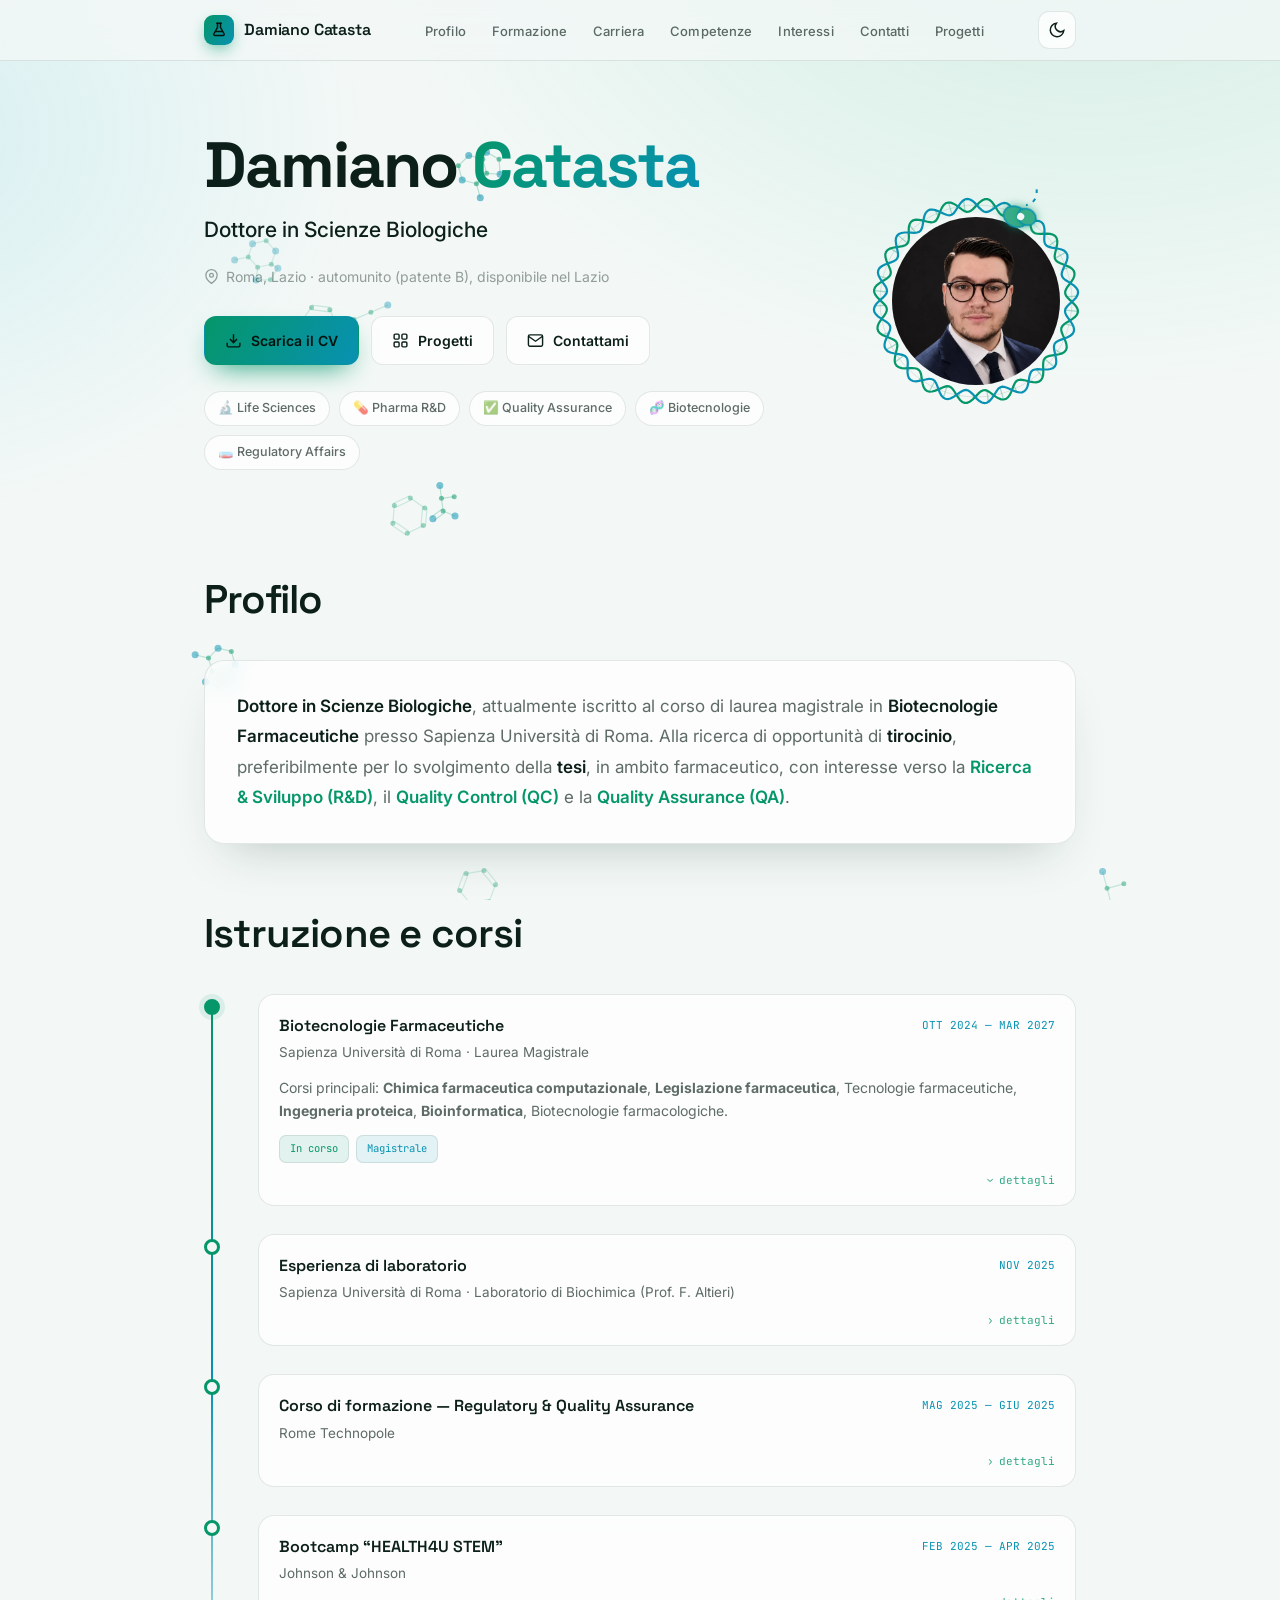
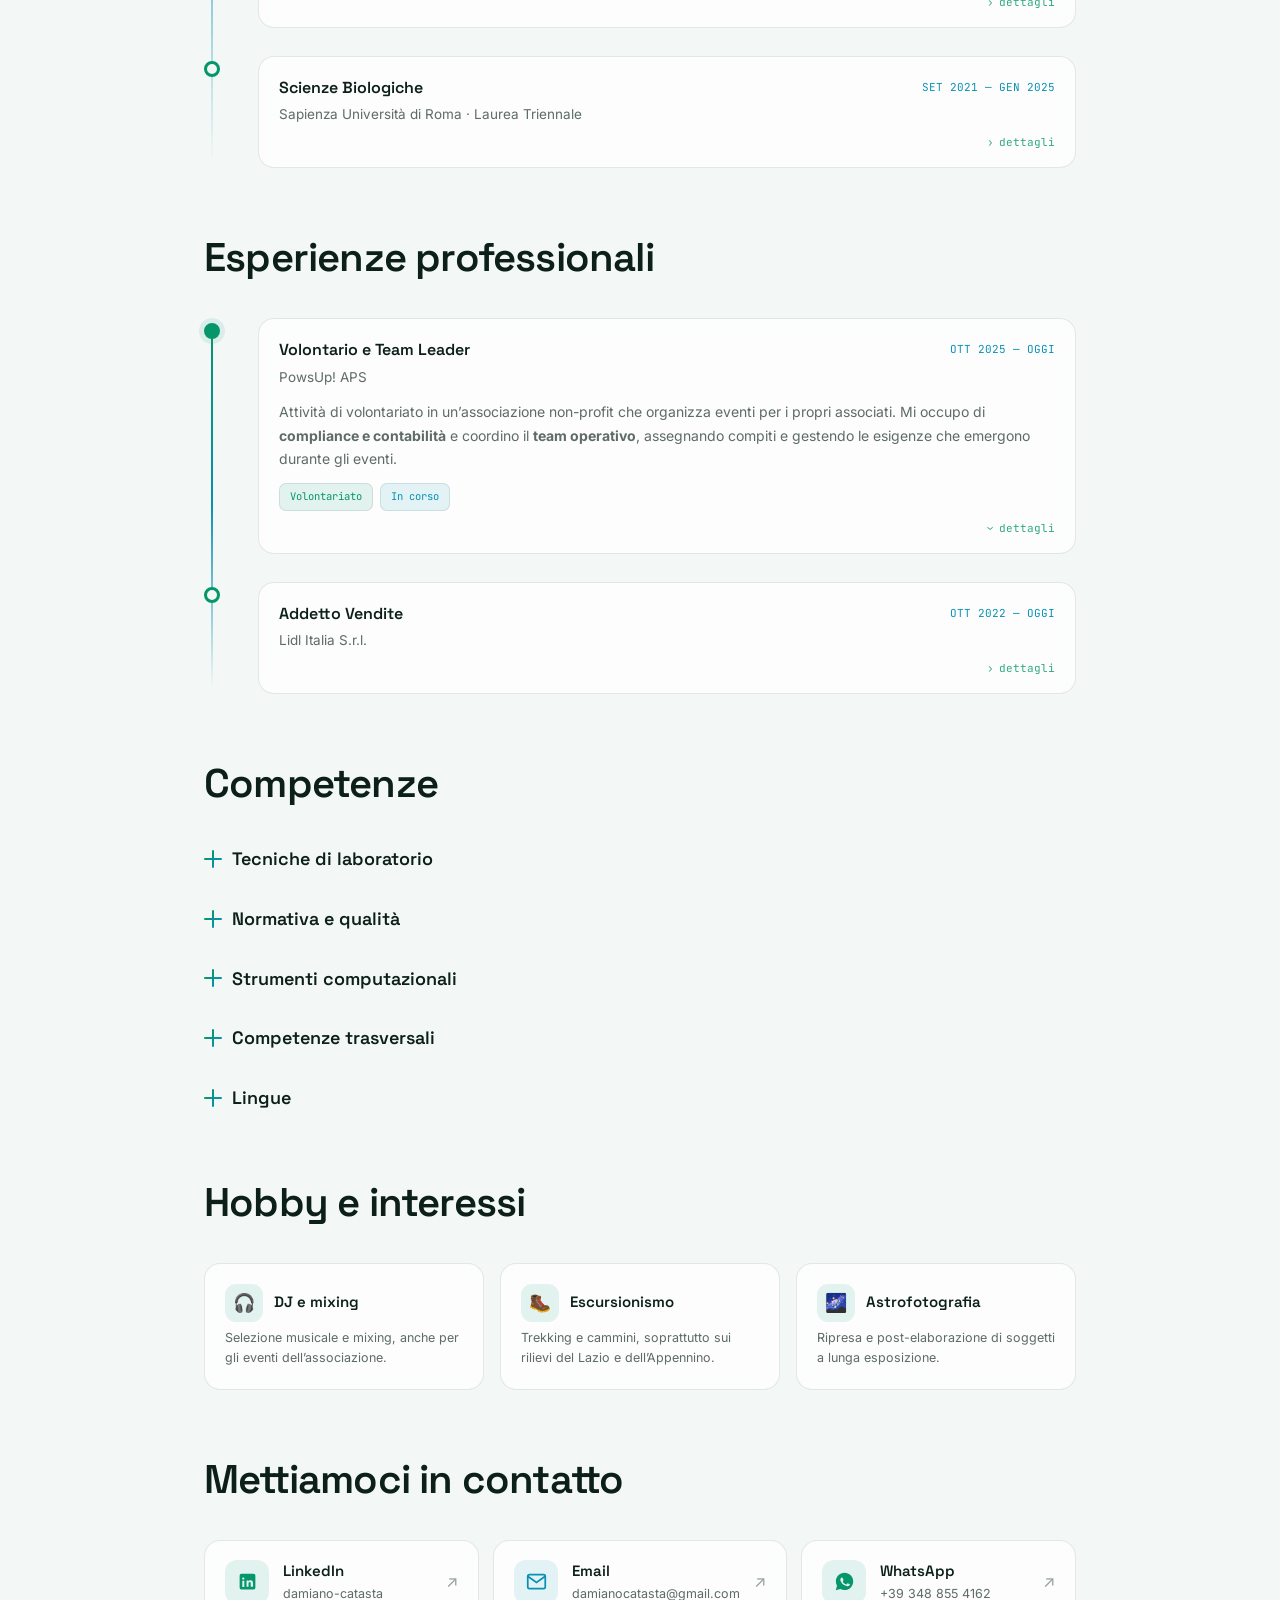
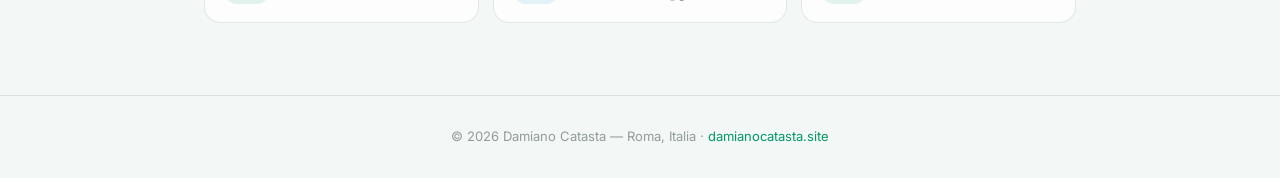
<file: site/index.html>
<!DOCTYPE html>
<html lang="it" data-theme="dark">
<head>
<meta charset="UTF-8">
<meta name="viewport" content="width=device-width, initial-scale=1.0">
<script>
/* Tema scelto prima del primo disegno, per non far lampeggiare quello
   sbagliato: quello salvato, altrimenti la preferenza di sistema. La classe
   js dice al CSS che le animazioni di comparsa avranno chi le fa partire. */
(function () {
  var d = document.documentElement, t = null;
  try { t = localStorage.getItem('theme'); } catch (e) {}
  if (t !== 'light' && t !== 'dark') {
    t = window.matchMedia && matchMedia('(prefers-color-scheme: light)').matches ? 'light' : 'dark';
  }
  d.setAttribute('data-theme', t);
  d.classList.add('js');
})();
</script>
<link rel="icon" href="favicon.svg" type="image/svg+xml">
<script defer src="https://umami.damianocatasta.site/script.js" data-website-id="8b2c01db-5489-41b5-b83a-cebe97d1e59a"></script>
<script defer src="https://umami.damianocatasta.site/recorder.js" data-website-id="8b2c01db-5489-41b5-b83a-cebe97d1e59a"></script>
<title>Damiano Catasta - Biotecnologie Farmaceutiche</title>
<meta name="description" content="Curriculum di Damiano Catasta, Dottore in Scienze Biologiche e studente di Biotecnologie Farmaceutiche alla Sapienza di Roma. In cerca di tirocinio per tesi in ambito farmaceutico: R&D, Quality Control e Quality Assurance.">
<link rel="preconnect" href="https://fonts.googleapis.com">
<link rel="preconnect" href="https://fonts.gstatic.com" crossorigin>
<link href="https://fonts.googleapis.com/css2?family=Space+Grotesk:wght@400;500;600;700&family=Inter:wght@300;400;500;600&family=JetBrains+Mono:wght@400;500&display=swap" rel="stylesheet">
<link rel="stylesheet" href="assets/site.css?v=20261114">
</head>
<body>
<canvas id="bg-canvas"></canvas>

<nav>
  <div class="nav-in">
    <a href="#top" class="brand"><span class="logo" aria-hidden="true"><svg viewBox="0 0 24 24" fill="none" stroke="#04130d" stroke-width="2" stroke-linecap="round" stroke-linejoin="round"><path d="M9 3h6"/><path d="M10 3v5.5L5.3 17a1.5 1.5 0 0 0 1.3 2.3h10.8a1.5 1.5 0 0 0 1.3-2.3L14 8.5V3"/><path d="M7.5 14h9"/></svg></span> <span class="brand-name">Damiano Catasta</span></a>
    <ul class="nav-links" id="navlinks">
      <li><a href="#about">Profilo</a></li>
      <li><a href="#education">Formazione</a></li>
      <li><a href="#experience">Carriera</a></li>
      <li><a href="#skills">Competenze</a></li>
      <li><a href="#interests">Interessi</a></li>
      <li><a href="#contact">Contatti</a></li>
      <li><a href="projects.html">Progetti</a></li>
    </ul>
    <div style="display:flex; gap:10px; align-items:center;">
      <button class="theme-btn" id="themeBtn" aria-label="Cambia tema"></button>
      <button class="nav-toggle" id="navToggle" aria-label="Menu" aria-expanded="false" aria-controls="navlinks">
        <svg width="20" height="20" viewBox="0 0 24 24" fill="none" stroke="currentColor" stroke-width="2"><path d="M4 6h16M4 12h16M4 18h16"/></svg>
      </button>
    </div>
  </div>
</nav>

<div class="wrap" id="top">

  <!-- HERO -->
  <header class="hero">
    <div class="hero-grid">
      <div>
        <h1>Damiano <span class="grad">Catasta</span></h1>
        <p class="role">Dottore in Scienze Biologiche</p>
        <p class="loc">
          <svg width="15" height="15" viewBox="0 0 24 24" fill="none" stroke="currentColor" stroke-width="2"><path d="M21 10c0 7-9 13-9 13s-9-6-9-13a9 9 0 0 1 18 0z"/><circle cx="12" cy="10" r="3"/></svg>
          Roma, Lazio · automunito (patente B), disponibile nel Lazio
        </p>
        <div class="cta-row">
          <a class="btn btn-primary" href="assets/CV%20Damiano%20Catasta%202026.pdf" target="_blank" rel="noopener">
            <svg viewBox="0 0 24 24" fill="none" stroke="currentColor" stroke-width="2"><path d="M21 15v4a2 2 0 0 1-2 2H5a2 2 0 0 1-2-2v-4M7 10l5 5 5-5M12 15V3"/></svg>
            Scarica il CV
          </a>
          <a class="btn btn-ghost" href="projects.html">
            <svg viewBox="0 0 24 24" fill="none" stroke="currentColor" stroke-width="2"><rect x="3" y="3" width="7" height="7" rx="1.5"/><rect x="14" y="3" width="7" height="7" rx="1.5"/><rect x="3" y="14" width="7" height="7" rx="1.5"/><rect x="14" y="14" width="7" height="7" rx="1.5"/></svg>
            Progetti
          </a>
          <a class="btn btn-ghost" href="#contact">
            <svg viewBox="0 0 24 24" fill="none" stroke="currentColor" stroke-width="2"><rect x="2" y="4" width="20" height="16" rx="2"/><path d="m22 6-10 7L2 6"/></svg>
            Contattami
          </a>
        </div>
        <div class="chips">
          <span class="chip">🔬 Life Sciences</span>
          <span class="chip">💊 Pharma R&amp;D</span>
          <span class="chip">✅ Quality Assurance</span>
          <span class="chip">🧬 Biotecnologie</span>
          <span class="chip">🧫 Regulatory Affairs</span>
        </div>
      </div>
      <div class="avatar-wrap">
        <div class="dna" id="dna"></div>
        <img src="assets/avatar-2026.webp" alt="Damiano Catasta">
      </div>
    </div>
  </header>

  <!-- ABOUT -->
  <section id="about">
    <div class="sec-head reveal">
      <h2 class="sec-title">Profilo</h2>
    </div>
    <div class="about-card reveal">
      <strong>Dottore in Scienze Biologiche</strong>, attualmente iscritto al corso di laurea magistrale in
      <strong>Biotecnologie Farmaceutiche</strong> presso Sapienza Università di Roma.
      Alla ricerca di opportunità di <strong>tirocinio</strong>, preferibilmente per lo svolgimento della
      <strong>tesi</strong>, in ambito farmaceutico, con interesse verso la
      <span class="hl">Ricerca &amp; Sviluppo (R&amp;D)</span>,
      il <span class="hl">Quality Control (QC)</span> e la <span class="hl">Quality Assurance (QA)</span>.
    </div>
  </section>

  <!-- EDUCATION -->
  <section id="education">
    <div class="sec-head reveal">
      <h2 class="sec-title">Istruzione e corsi</h2>
    </div>
    <div class="timeline">
      <div class="tl open reveal">
        <div class="tl-card">
          <div class="tl-top">
            <div>
              <div class="tl-role">Biotecnologie Farmaceutiche</div>
              <div class="tl-org">Sapienza Università di Roma · Laurea Magistrale</div>
            </div>
            <div class="tl-period">OTT 2024 — MAR 2027</div>
          </div>
          <div class="tl-body">
            <p class="tl-desc">Corsi principali: <strong>Chimica farmaceutica computazionale</strong>,
            <strong>Legislazione farmaceutica</strong>, Tecnologie farmaceutiche,
            <strong>Ingegneria proteica</strong>, <strong>Bioinformatica</strong>,
            Biotecnologie farmacologiche.</p>
            <div class="tags"><span class="tag">In corso</span><span class="tag cy">Magistrale</span></div>
          </div>
          <button type="button" class="tl-expand"><span class="ar" aria-hidden="true">›</span> dettagli</button>
        </div>
      </div>
      <div class="tl reveal">
        <div class="tl-card">
          <div class="tl-top">
            <div>
              <div class="tl-role">Esperienza di laboratorio</div>
              <div class="tl-org">Sapienza Università di Roma · Laboratorio di Biochimica (Prof. F. Altieri)</div>
            </div>
            <div class="tl-period">NOV 2025</div>
          </div>
          <div class="tl-body">
            <p class="tl-desc">Tirocinio di 44 ore in <strong>laboratorio farmaco-biologico</strong>.
            Studio di inibitori della proteina <strong>PDIA3</strong>: saggi enzimatici di inibizione,
            <strong>quenching di fluorescenza</strong>, determinazione di IC50 e costanti di dissociazione.</p>
            <div class="tags"><span class="tag">Tirocinio</span><span class="tag cy">44 ore</span></div>
          </div>
          <button type="button" class="tl-expand"><span class="ar" aria-hidden="true">›</span> dettagli</button>
        </div>
      </div>
      <div class="tl reveal">
        <div class="tl-card">
          <div class="tl-top">
            <div>
              <div class="tl-role">Corso di formazione — Regulatory &amp; Quality Assurance</div>
              <div class="tl-org">Rome Technopole</div>
            </div>
            <div class="tl-period">MAG 2025 — GIU 2025</div>
          </div>
          <div class="tl-body">
            <p class="tl-desc">Percorso di approfondimento su <strong>affari regolatori</strong> e
            <strong>assicurazione della qualità</strong> nel ciclo di vita del farmaco: linee guida
            <strong>cGMP</strong>, quadri normativi italiano, europeo e statunitense, autorizzazione
            all’immissione in commercio e <strong>technology transfer</strong>.</p>
            <div class="tags"><span class="tag">Corso</span><span class="tag cy">Rome Technopole</span></div>
          </div>
          <button type="button" class="tl-expand"><span class="ar" aria-hidden="true">›</span> dettagli</button>
        </div>
      </div>
      <div class="tl reveal">
        <div class="tl-card">
          <div class="tl-top">
            <div>
              <div class="tl-role">Bootcamp “HEALTH4U STEM”</div>
              <div class="tl-org">Johnson &amp; Johnson</div>
            </div>
            <div class="tl-period">FEB 2025 — APR 2025</div>
          </div>
          <div class="tl-body">
            <p class="tl-desc">Percorso intensivo dedicato alla <strong>trasformazione digitale</strong>
            nei processi di R&amp;D e <strong>produzione in ambito farmaceutico e dei dispositivi
            medici</strong>, con approfondimento sui ruoli emergenti e sull’organizzazione aziendale
            del settore.</p>
            <div class="tags"><span class="tag">Bootcamp</span><span class="tag cy">J&amp;J</span></div>
          </div>
          <button type="button" class="tl-expand"><span class="ar" aria-hidden="true">›</span> dettagli</button>
        </div>
      </div>
      <div class="tl reveal">
        <div class="tl-card">
          <div class="tl-top">
            <div>
              <div class="tl-role">Scienze Biologiche</div>
              <div class="tl-org">Sapienza Università di Roma · Laurea Triennale</div>
            </div>
            <div class="tl-period">SET 2021 — GEN 2025</div>
          </div>
          <div class="tl-body">
            <p class="tl-desc"><strong>Tesi in Farmacologia</strong> — Utilizzo del cannabidiolo nel
            trattamento del dolore neuropatico: analisi degli effetti sulla proteina <strong>FKBP5</strong>.
            Formazione di base in biologia, biochimica e analisi biochimico-cliniche.</p>
            <div class="tags"><span class="tag">Triennale</span><span class="tag cy">Completata</span></div>
          </div>
          <button type="button" class="tl-expand"><span class="ar" aria-hidden="true">›</span> dettagli</button>
        </div>
      </div>
    </div>
  </section>

  <!-- EXPERIENCE -->
  <section id="experience">
    <div class="sec-head reveal">
      <h2 class="sec-title">Esperienze professionali</h2>
    </div>
    <div class="timeline">
      <div class="tl open reveal">
        <div class="tl-card">
          <div class="tl-top">
            <div>
              <div class="tl-role">Volontario e Team Leader</div>
              <div class="tl-org">PowsUp! APS</div>
            </div>
            <div class="tl-period">OTT 2025 — OGGI</div>
          </div>
          <div class="tl-body">
            <p class="tl-desc">Attività di volontariato in un’associazione non-profit che organizza
            eventi per i propri associati. Mi occupo di <strong>compliance e contabilità</strong> e
            coordino il <strong>team operativo</strong>, assegnando compiti e gestendo le esigenze
            che emergono durante gli eventi.</p>
            <div class="tags"><span class="tag">Volontariato</span><span class="tag cy">In corso</span></div>
          </div>
          <button type="button" class="tl-expand"><span class="ar" aria-hidden="true">›</span> dettagli</button>
        </div>
      </div>
      <div class="tl reveal">
        <div class="tl-card">
          <div class="tl-top">
            <div>
              <div class="tl-role">Addetto Vendite</div>
              <div class="tl-org">Lidl Italia S.r.l.</div>
            </div>
            <div class="tl-period">OTT 2022 — OGGI</div>
          </div>
          <div class="tl-body">
            <p class="tl-desc">Attività di cassa, assistenza clienti e rifornimento scaffali nei fine
            settimana. Contesto ad alta intensità operativa, che ha permesso di sviluppare
            <strong>gestione dello stress</strong> e capacità di <strong>lavorare su più
            attività in parallelo</strong> con le giuste priorità.</p>
            <div class="tags"><span class="tag">Part-time</span><span class="tag cy">In corso</span></div>
          </div>
          <button type="button" class="tl-expand"><span class="ar" aria-hidden="true">›</span> dettagli</button>
        </div>
      </div>
    </div>
  </section>

  <!-- SKILLS -->
  <section id="skills">
    <div class="sec-head reveal">
      <h2 class="sec-title">Competenze</h2>
    </div>

    <div class="subhead acc collapsed reveal" role="button" tabindex="0" aria-expanded="false"><span class="acc-ic" aria-hidden="true"></span>Tecniche di laboratorio</div>
    <div class="grid acc-panel">
      <div class="skill reveal">
        <div class="skill-top"><div class="skill-ic">🧪</div><div class="skill-name">Saggi enzimatici di inibizione</div></div>
        <div class="skill-sub">Determinazione di IC50 e costanti di dissociazione</div>
      </div>
      <div class="skill reveal">
        <div class="skill-top"><div class="skill-ic">💡</div><div class="skill-name">Spettrofluorimetria</div></div>
        <div class="skill-sub">Quenching di fluorescenza e caratterizzazione ligando-proteina</div>
      </div>
      <div class="skill reveal">
        <div class="skill-top"><div class="skill-ic">📊</div><div class="skill-name">Analisi dei dati sperimentali</div></div>
        <div class="skill-sub">Elaborazione e analisi con Excel e Python</div>
      </div>
      <div class="skill reveal">
        <div class="skill-top"><div class="skill-ic">🧬</div><div class="skill-name">Design di oligonucleotidi</div></div>
        <div class="skill-sub">Progettazione di primer e sonde per applicazioni molecolari</div>
      </div>
    </div>

    <div class="subhead acc collapsed reveal" role="button" tabindex="0" aria-expanded="false"><span class="acc-ic" aria-hidden="true"></span>Normativa e qualità</div>
    <div class="grid acc-panel">
      <div class="skill reveal">
        <div class="skill-top"><div class="skill-ic">📋</div><div class="skill-name">Linee guida EU GMP</div></div>
        <div class="skill-sub">Buone pratiche di fabbricazione europee</div>
      </div>
      <div class="skill reveal">
        <div class="skill-top"><div class="skill-ic">🧯</div><div class="skill-name">EU GMP Annex 1</div></div>
        <div class="skill-sub">Produzione di medicinali sterili e controllo della contaminazione</div>
      </div>
      <div class="skill reveal">
        <div class="skill-top"><div class="skill-ic">📜</div><div class="skill-name">AIC &amp; affari regolatori</div></div>
        <div class="skill-sub">Autorizzazione all’immissione in commercio, technology transfer</div>
      </div>
    </div>

    <div class="subhead acc collapsed reveal" role="button" tabindex="0" aria-expanded="false"><span class="acc-ic" aria-hidden="true"></span>Strumenti computazionali</div>
    <div class="grid acc-panel">
      <div class="skill reveal">
        <div class="skill-top"><div class="skill-ic">🧩</div><div class="skill-name">Docking molecolare</div></div>
        <div class="skill-sub">AutoDock, AutoDock Vina</div>
      </div>
      <div class="skill reveal">
        <div class="skill-top"><div class="skill-ic">🔭</div><div class="skill-name">Visualizzazione molecolare</div></div>
        <div class="skill-sub">PyMOL, UCSF ChimeraX</div>
      </div>
      <div class="skill reveal">
        <div class="skill-top"><div class="skill-ic">🗄️</div><div class="skill-name">Banche dati biologiche</div></div>
        <div class="skill-sub">UniProt, PDB, GenBank</div>
      </div>
      <div class="skill reveal">
        <div class="skill-top"><div class="skill-ic">🐍</div><div class="skill-name">Python</div></div>
        <div class="skill-sub">Scripting per analisi dati e chimica computazionale</div>
      </div>
      <div class="skill reveal">
        <div class="skill-top"><div class="skill-ic">💻</div><div class="skill-name">Office &amp; sistemi operativi</div></div>
        <div class="skill-sub">Pacchetto Office / LibreOffice · Windows e Linux</div>
      </div>
    </div>

    <div class="subhead acc collapsed reveal" role="button" tabindex="0" aria-expanded="false"><span class="acc-ic" aria-hidden="true"></span>Competenze trasversali</div>
    <div class="soft acc-panel reveal">
      <span>Gestione della pressione</span><span>Coordinamento di team</span><span>Precisione e rispetto delle procedure</span><span>Comunicazione con il pubblico</span><span>Autonomia organizzativa</span>
    </div>

    <div class="subhead acc collapsed reveal" role="button" tabindex="0" aria-expanded="false"><span class="acc-ic" aria-hidden="true"></span>Lingue</div>
    <div class="lang-row acc-panel">
      <div class="lang reveal">
        <span class="flag">IT</span>
        <div><div class="l-name">Italiano</div><div class="l-lvl">Madrelingua</div></div>
        <div class="bars"><i class="on"></i><i class="on"></i><i class="on"></i><i class="on"></i><i class="on"></i></div>
      </div>
      <div class="lang reveal">
        <span class="flag">EN</span>
        <div><div class="l-name">Inglese</div><div class="l-lvl">B2 — Intermedio superiore</div></div>
        <div class="bars"><i class="on"></i><i class="on"></i><i class="on"></i><i class="on"></i><i></i></div>
      </div>
    </div>
  </section>

  <!-- INTERESTS -->
  <section id="interests">
    <div class="sec-head reveal">
      <h2 class="sec-title">Hobby e interessi</h2>
    </div>
    <div class="grid">
      <div class="skill reveal">
        <div class="skill-top"><div class="skill-ic">🎧</div><div class="skill-name">DJ e mixing</div></div>
        <div class="skill-sub">Selezione musicale e mixing, anche per gli eventi dell’associazione.</div>
      </div>
      <div class="skill reveal">
        <div class="skill-top"><div class="skill-ic">🥾</div><div class="skill-name">Escursionismo</div></div>
        <div class="skill-sub">Trekking e cammini, soprattutto sui rilievi del Lazio e dell’Appennino.</div>
      </div>
      <div class="skill reveal">
        <div class="skill-top"><div class="skill-ic">🌌</div><div class="skill-name">Astrofotografia</div></div>
        <div class="skill-sub">Ripresa e post-elaborazione di soggetti a lunga esposizione.</div>
      </div>
    </div>
  </section>

  <!-- CONTACT -->
  <section id="contact">
    <div class="sec-head reveal">
      <h2 class="sec-title">Mettiamoci in contatto</h2>
    </div>
    <div class="contact-grid cols3">
      <a class="ccard reveal" href="https://www.linkedin.com/in/damiano-catasta-ab1492218/" target="_blank" rel="noopener">
        <div class="ic"><svg viewBox="0 0 24 24" fill="currentColor"><path d="M19 3a2 2 0 0 1 2 2v14a2 2 0 0 1-2 2H5a2 2 0 0 1-2-2V5a2 2 0 0 1 2-2h14zM8.34 18.34v-7.2H6.06v7.2h2.28zM7.2 9.93a1.32 1.32 0 1 0 0-2.64 1.32 1.32 0 0 0 0 2.64zm11.14 8.41v-3.94c0-2.1-.45-3.72-2.9-3.72-1.18 0-1.97.65-2.3 1.26h-.03v-1.07h-2.19v7.2h2.28v-3.56c0-.94.18-1.85 1.34-1.85 1.15 0 1.16 1.07 1.16 1.91v3.5h2.28z"/></svg></div>
        <div><div class="c-label">LinkedIn</div><div class="c-sub">damiano-catasta</div></div>
        <span class="ar">↗</span>
      </a>
      <a class="ccard cy reveal" href="mailto:damianocatasta@gmail.com">
        <div class="ic"><svg viewBox="0 0 24 24" fill="none" stroke="currentColor" stroke-width="2"><rect x="2" y="4" width="20" height="16" rx="2"/><path d="m22 6-10 7L2 6"/></svg></div>
        <div><div class="c-label">Email</div><div class="c-sub">damianocatasta@gmail.com</div></div>
        <span class="ar">↗</span>
      </a>
      <a class="ccard reveal" href="https://wa.me/393488554162" target="_blank" rel="noopener">
        <div class="ic"><svg viewBox="0 0 24 24" fill="currentColor"><path d="M12.04 2c-5.46 0-9.91 4.45-9.91 9.91 0 1.75.46 3.45 1.32 4.95L2 22l5.25-1.38a9.86 9.86 0 0 0 4.79 1.22c5.46 0 9.91-4.45 9.91-9.91S17.5 2 12.04 2zm5.8 14.01c-.24.68-1.42 1.31-1.95 1.36-.5.05-.5.41-3.15-.66-2.65-1.07-4.32-3.77-4.45-3.95-.13-.18-1.06-1.41-1.06-2.69s.67-1.91.91-2.17c.24-.26.52-.33.69-.33.17 0 .35 0 .5.01.16.01.38-.06.59.45.24.58.81 2 .88 2.14.07.14.12.31.02.49-.09.18-.14.29-.27.45-.14.16-.29.36-.41.48-.14.14-.28.29-.12.57.16.28.71 1.17 1.53 1.9 1.05.94 1.94 1.23 2.22 1.37.28.14.44.12.6-.07.16-.18.69-.81.88-1.09.18-.28.37-.23.62-.14.25.09 1.6.76 1.87.9.28.14.46.21.53.32.07.12.07.66-.17 1.33z"/></svg></div>
        <div><div class="c-label">WhatsApp</div><div class="c-sub">+39 348 855 4162</div></div>
        <span class="ar">↗</span>
      </a>
    </div>

  </section>
</div>

<footer>
  © 2026 Damiano Catasta — Roma, Italia · <a href="https://damianocatasta.site" target="_blank" rel="noopener">damianocatasta.site</a>
</footer>

<script src="assets/site.js?v=20261114" defer></script>
<script src="assets/bg.js?v=20261114" defer></script>
</body>
</html>
</file>
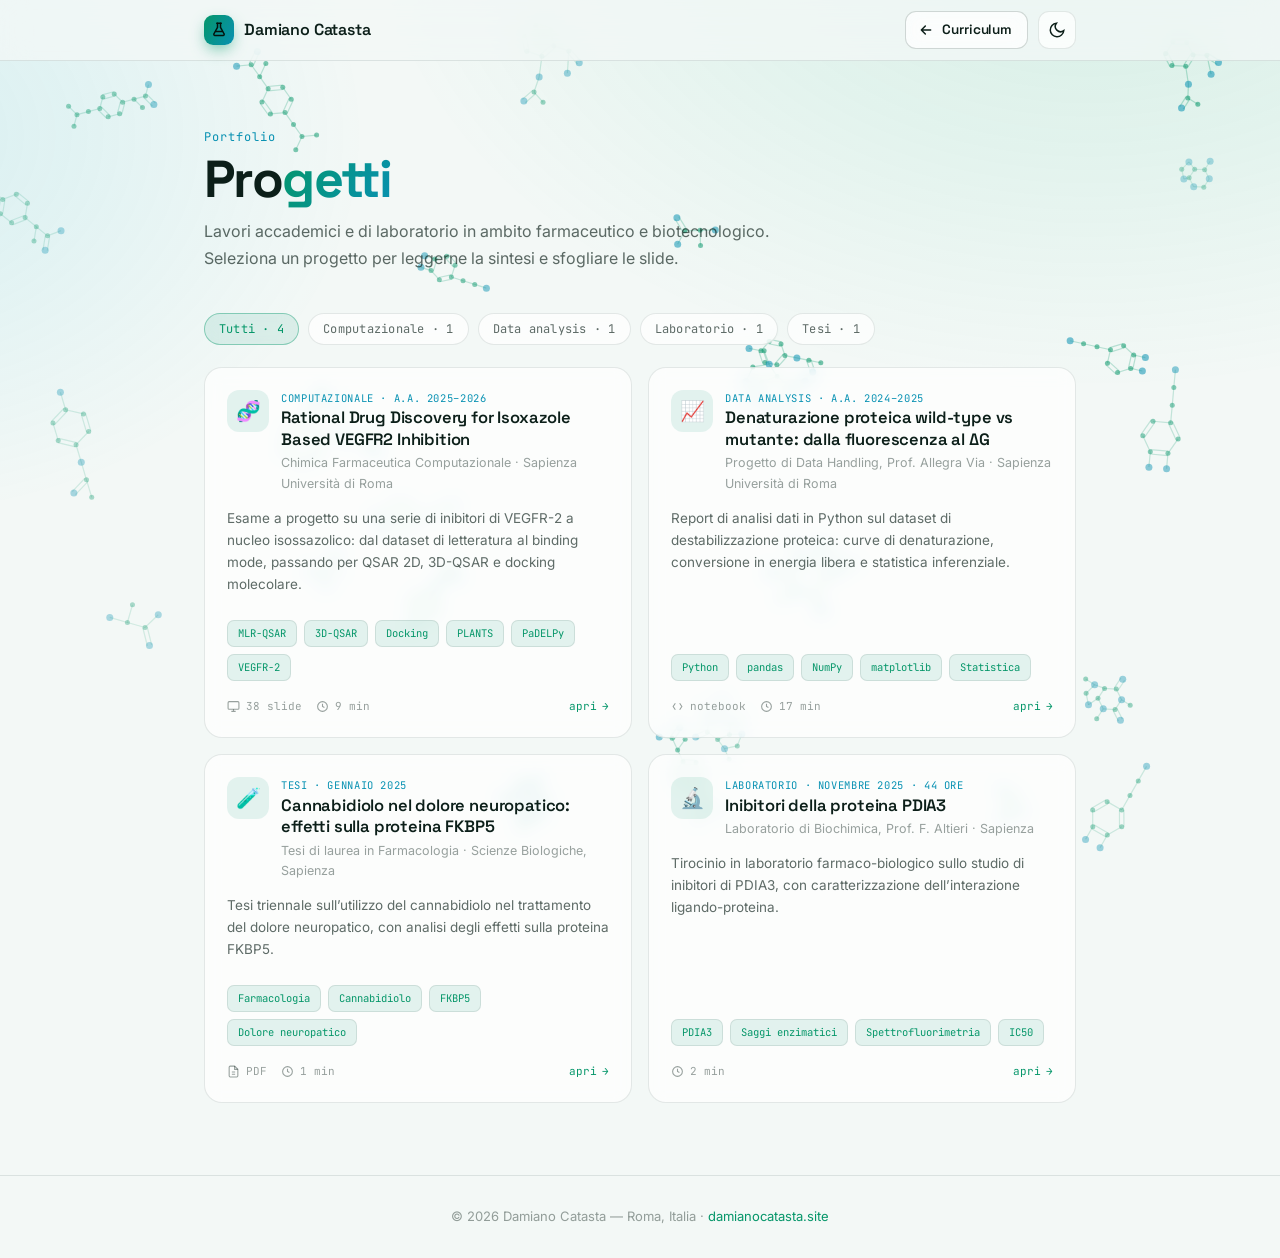
<file: site/projects.html>
<!DOCTYPE html>
<html lang="it" data-theme="dark">
<head>
<meta charset="UTF-8">
<meta name="viewport" content="width=device-width, initial-scale=1.0">
<script>
/* Tema scelto prima del primo disegno, per non far lampeggiare quello
   sbagliato: quello salvato, altrimenti la preferenza di sistema. La classe
   js dice al CSS che le animazioni di comparsa avranno chi le fa partire. */
(function () {
  var d = document.documentElement, t = null;
  try { t = localStorage.getItem('theme'); } catch (e) {}
  if (t !== 'light' && t !== 'dark') {
    t = window.matchMedia && matchMedia('(prefers-color-scheme: light)').matches ? 'light' : 'dark';
  }
  d.setAttribute('data-theme', t);
  d.classList.add('js');
})();
</script>
<link rel="icon" href="favicon.svg" type="image/svg+xml">
<script defer src="https://umami.damianocatasta.site/script.js" data-website-id="8b2c01db-5489-41b5-b83a-cebe97d1e59a"></script>
<script defer src="https://umami.damianocatasta.site/recorder.js" data-website-id="8b2c01db-5489-41b5-b83a-cebe97d1e59a"></script>
<title>Progetti - Damiano Catasta</title>
<meta name="description" content="Progetti di Damiano Catasta in ambito farmaceutico e biotecnologico: chimica farmaceutica computazionale, QSAR e docking molecolare, esperienze di laboratorio e tesi di laurea.">
<link rel="preconnect" href="https://fonts.googleapis.com">
<link rel="preconnect" href="https://fonts.gstatic.com" crossorigin>
<link href="https://fonts.googleapis.com/css2?family=Space+Grotesk:wght@400;500;600;700&family=Inter:wght@300;400;500;600&family=JetBrains+Mono:wght@400;500&display=swap" rel="stylesheet">
<link rel="stylesheet" href="assets/site.css?v=20261114">
</head>
<body>
<canvas id="bg-canvas"></canvas>

<nav>
  <div class="nav-in nav-compact">
    <a href="index.html" class="brand"><span class="logo" aria-hidden="true"><svg viewBox="0 0 24 24" fill="none" stroke="#04130d" stroke-width="2" stroke-linecap="round" stroke-linejoin="round"><path d="M9 3h6"/><path d="M10 3v5.5L5.3 17a1.5 1.5 0 0 0 1.3 2.3h10.8a1.5 1.5 0 0 0 1.3-2.3L14 8.5V3"/><path d="M7.5 14h9"/></svg></span> <span class="brand-name">Damiano Catasta</span></a>
    <div style="display:flex; gap:10px; align-items:center;">
      <a class="nav-back" href="index.html">
        <svg width="16" height="16" viewBox="0 0 24 24" fill="none" stroke="currentColor" stroke-width="2.2" stroke-linecap="round" stroke-linejoin="round" aria-hidden="true"><path d="M19 12H5M11 18l-6-6 6-6"/></svg>
        Curriculum
      </a>
      <button class="theme-btn" id="themeBtn" aria-label="Cambia tema"></button>
    </div>
  </div>
</nav>

<div class="wrap" id="top">

  <header class="page-head reveal">
    <div class="sec-num">Portfolio</div>
    <h1>Pro<span class="grad">getti</span></h1>
    <p>
      Lavori accademici e di laboratorio in ambito farmaceutico e biotecnologico.
      Seleziona un progetto per leggerne la sintesi e sfogliare le slide.
    </p>
  </header>

  <section id="listView">
    <div class="filters" id="projFilters"></div>
    <div class="proj-grid" id="projGrid"></div>
  </section>

  <section class="detail" id="projDetail"></section>
</div>

<footer>
  © 2026 Damiano Catasta — Roma, Italia · <a href="https://damianocatasta.site" target="_blank" rel="noopener">damianocatasta.site</a>
</footer>

<script src="assets/site.js?v=20261114" defer></script>
<script src="assets/bg.js?v=20261114" defer></script>
<script src="assets/notebook.js?v=20261114" defer></script>
<script src="assets/projects.js?v=20261114" defer></script>
</body>
</html>
</file>
<file: site/assets/site.css>
/* Tema e componenti condivisi tra index.html e projects.html.
   Modificando qui si aggiornano entrambe le pagine. */
  *, *::before, *::after { box-sizing: border-box; margin: 0; padding: 0; }

  :root {
    --bg: #07100d;
    --bg-grad: radial-gradient(1200px 800px at 80% -10%, rgba(16,185,129,0.10), transparent 60%),
               radial-gradient(900px 700px at -10% 20%, rgba(34,211,238,0.08), transparent 55%);
    --surface: rgba(255,255,255,0.035);
    --surface-solid: #0f1a16;
    --border: rgba(255,255,255,0.08);
    --border-strong: rgba(255,255,255,0.16);
    --text: #eaf3ef;
    --muted: rgba(234,243,239,0.62);
    --faint: rgba(234,243,239,0.38);
    --primary: #34d399;
    --secondary: #22d3ee;
    --primary-soft: rgba(52,211,153,0.14);
    --secondary-soft: rgba(34,211,238,0.12);
    --shadow: 0 24px 60px -20px rgba(0,0,0,0.6);
    --grad: linear-gradient(120deg, #34d399, #22d3ee);
    --k-kw: #c084fc;
    --k-bi: #22d3ee;
    --k-str: #34d399;
    --k-num: #fbbf24;
    --k-magic: #fb923c;
    --code-bg: #0b1512;
  }

  [data-theme="light"] {
    --bg: #f3f8f6;
    --bg-grad: radial-gradient(1200px 800px at 85% -10%, rgba(16,185,129,0.14), transparent 60%),
               radial-gradient(900px 700px at -10% 15%, rgba(6,182,212,0.12), transparent 55%);
    --surface: rgba(255,255,255,0.7);
    --surface-solid: #ffffff;
    --border: rgba(6,40,30,0.10);
    --border-strong: rgba(6,40,30,0.18);
    --text: #0c1f19;
    --muted: rgba(12,31,25,0.66);
    --faint: rgba(12,31,25,0.42);
    --primary: #059669;
    --secondary: #0891b2;
    --primary-soft: rgba(5,150,105,0.10);
    --secondary-soft: rgba(8,145,178,0.10);
    --shadow: 0 24px 50px -24px rgba(6,40,30,0.25);
    --grad: linear-gradient(120deg, #059669, #0891b2);
    --k-kw: #7c3aed;
    --k-bi: #0e7490;
    --k-str: #047857;
    --k-num: #b45309;
    --k-magic: #c2410c;
    --code-bg: #f6faf8;
  }

  html { scroll-behavior: smooth; -webkit-text-size-adjust: 100%; }

  body {
    background: var(--bg);
    color: var(--text);
    font-family: 'Inter', sans-serif;
    font-weight: 400;
    line-height: 1.65;
    overflow-x: hidden;
    min-height: 100vh;
    transition: background 0.4s ease, color 0.4s ease;
  }

  body::before {
    content: '';
    position: fixed;
    inset: 0;
    background: var(--bg-grad);
    z-index: 0;
    pointer-events: none;
  }

  #bg-canvas {
    position: fixed;
    inset: 0;
    width: 100%; height: 100%;
    z-index: 0;
    pointer-events: none;
  }

  .wrap {
    position: relative;
    z-index: 2;
    max-width: 920px;
    margin: 0 auto;
    padding: 0 24px;
  }

  ::selection { background: var(--primary-soft); }

  a { color: inherit; }

  /* ── NAV ── */
  nav {
    position: fixed;
    top: 0; left: 0; right: 0;
    z-index: 100;
    background: color-mix(in srgb, var(--bg) 78%, transparent);
    backdrop-filter: blur(14px);
    -webkit-backdrop-filter: blur(14px);
    border-bottom: 1px solid var(--border);
  }
  .nav-in {
    max-width: 920px; margin: 0 auto;
    height: 60px; padding: 0 24px;
    display: flex; align-items: center; justify-content: space-between;
  }
  .brand {
    display: flex; align-items: center; gap: 10px;
    font-family: 'Space Grotesk', sans-serif;
    font-weight: 600; font-size: 16px; letter-spacing: -0.01em;
    text-decoration: none; color: var(--text);
  }
  .brand .logo {
    width: 30px; height: 30px; border-radius: 9px;
    background: var(--grad);
    display: grid; place-items: center;
    color: #04130d; font-weight: 700; font-size: 14px;
    box-shadow: 0 6px 18px -6px var(--primary);
  }
  .brand .logo svg { width: 18px; height: 18px; }
  .nav-links { display: flex; align-items: center; gap: 26px; list-style: none; }
  .nav-links a {
    font-size: 13px; font-weight: 500; color: var(--muted);
    text-decoration: none; letter-spacing: 0.01em; transition: color 0.2s;
  }
  .nav-links a:hover { color: var(--text); }

  /* pulsante di ritorno (barra della pagina progetti) */
  .nav-back {
    display: inline-flex; align-items: center; gap: 8px;
    height: 38px; padding: 0 15px 0 12px; border-radius: 11px;
    font-family: 'Space Grotesk', sans-serif; font-size: 13.5px; font-weight: 600;
    letter-spacing: -0.01em; text-decoration: none; color: var(--text);
    background: var(--surface); border: 1px solid var(--border-strong);
    backdrop-filter: blur(9px); -webkit-backdrop-filter: blur(9px);
    transition: color 0.2s, background 0.2s, border-color 0.2s, transform 0.2s;
  }
  .nav-back:hover {
    color: var(--primary); background: var(--primary-soft);
    border-color: color-mix(in srgb, var(--primary) 45%, transparent);
    transform: translateY(-1px);
  }
  .nav-back svg { width: 16px; height: 16px; transition: transform 0.2s; }
  .nav-back:hover svg { transform: translateX(-3px); }

  /* Nella barra della pagina progetti il pulsante "Curriculum" occupa la
     destra: su schermi stretti il nome accanto al logo lascia il posto, o il
     tasto del tema finisce tagliato. Il logo resta e porta al curriculum. */
  @media (max-width: 560px) {
    .nav-compact .brand-name { display: none; }
  }

  .theme-btn {
    width: 38px; height: 38px; border-radius: 11px;
    border: 1px solid var(--border); background: var(--surface);
    color: var(--text); cursor: pointer; display: grid; place-items: center;
    transition: border-color 0.2s, transform 0.2s;
  }
  .theme-btn:hover { border-color: var(--border-strong); transform: translateY(-1px); }
  .theme-btn svg { width: 18px; height: 18px; }
  .nav-toggle { display: none; }

  /* ── HERO ── */
  .hero { padding: 132px 0 72px; }
  .hero-grid {
    display: grid; grid-template-columns: 1fr auto; gap: 40px; align-items: center;
  }
  .eyebrow {
    display: inline-flex; align-items: center; gap: 8px;
    font-family: 'JetBrains Mono', monospace; font-size: 12px;
    color: var(--primary); letter-spacing: 0.04em;
    padding: 6px 12px; border-radius: 100px;
    background: var(--primary-soft); border: 1px solid var(--border);
    margin-bottom: 22px;
    backdrop-filter: blur(9px); -webkit-backdrop-filter: blur(9px);
  }
  .eyebrow .pulse {
    width: 7px; height: 7px; border-radius: 50%; background: var(--primary);
    box-shadow: 0 0 0 0 var(--primary); animation: pulse 2.2s infinite;
  }
  @keyframes pulse {
    0% { box-shadow: 0 0 0 0 color-mix(in srgb, var(--primary) 60%, transparent); }
    70% { box-shadow: 0 0 0 9px transparent; }
    100% { box-shadow: 0 0 0 0 transparent; }
  }
  .hero h1 {
    font-family: 'Space Grotesk', sans-serif;
    font-size: clamp(38px, 7vw, 64px); font-weight: 700;
    line-height: 1.04; letter-spacing: -0.03em; margin-bottom: 14px;
  }
  .hero h1 .grad {
    background: var(--grad); -webkit-background-clip: text; background-clip: text;
    -webkit-text-fill-color: transparent;
  }
  .hero .role {
    font-size: clamp(17px, 2.4vw, 21px); color: var(--text); font-weight: 500;
    margin-bottom: 18px;
  }
  .hero .loc {
    display: inline-flex; align-items: center; gap: 7px;
    font-size: 14px; color: var(--faint); margin-bottom: 28px;
  }
  .cta-row { display: flex; flex-wrap: wrap; gap: 12px; margin-bottom: 26px; }
  .btn {
    display: inline-flex; align-items: center; gap: 9px;
    padding: 12px 20px; border-radius: 12px; font-size: 14px; font-weight: 600;
    text-decoration: none; cursor: pointer; transition: transform 0.18s, box-shadow 0.2s, border-color 0.2s;
    border: 1px solid transparent;
  }
  .btn svg { width: 17px; height: 17px; }
  .btn-primary { background: var(--grad); color: #04130d; box-shadow: 0 12px 28px -12px var(--primary); }
  .btn-primary:hover { transform: translateY(-2px); box-shadow: 0 16px 34px -12px var(--primary); }
  .btn-ghost { background: var(--surface); color: var(--text); border-color: var(--border); backdrop-filter: blur(9px); -webkit-backdrop-filter: blur(9px); }
  .btn-ghost:hover { transform: translateY(-2px); border-color: var(--border-strong); }

  .chips { display: flex; flex-wrap: wrap; gap: 9px; }
  .chip {
    font-size: 12.5px; font-weight: 500; color: var(--muted);
    padding: 6px 13px; border-radius: 100px;
    border: 1px solid var(--border); background: var(--surface);
    display: inline-flex; align-items: center; gap: 6px;
    backdrop-filter: blur(9px); -webkit-backdrop-filter: blur(9px);
  }

  /* Avatar + DNA polymerase ring */
  .avatar-wrap { position: relative; width: 200px; height: 200px; flex-shrink: 0; }
  @keyframes spin { to { transform: rotate(360deg); } }
  .avatar-wrap img {
    position: absolute; inset: 16px; width: calc(100% - 32px); height: calc(100% - 32px);
    border-radius: 50%; object-fit: cover; object-position: center; z-index: 1;
    box-shadow: 0 0 0 4px var(--bg);
  }
  .avatar-wrap .dna { position: absolute; inset: 0; z-index: 2; pointer-events: none; }
  .avatar-wrap .dna svg { width: 100%; height: 100%; overflow: visible; display: block; }
  .dna .s1 { stroke: var(--primary); stroke-width: 2.2; }
  .dna .s2 { stroke: var(--secondary); stroke-width: 2.2; }
  .dna .rg { stroke: var(--primary); stroke-width: 1.3; opacity: 0.32; }
  .dna .bc { stroke: var(--border); stroke-width: 1; }
  .dna .enz {
    fill: color-mix(in srgb, var(--primary) 78%, var(--bg)); stroke: var(--secondary); stroke-width: 1.4;
    filter: drop-shadow(0 0 5px color-mix(in srgb, var(--primary) 60%, transparent));
  }
  .dna .enzCore { fill: var(--bg); }
  .dna .nascent { stroke: var(--secondary); stroke-width: 2; stroke-dasharray: 4 6; }

  /* ── SECTIONS ── */
  section { padding: 32px 0; scroll-margin-top: 70px; }
  .sec-head { margin-bottom: 38px; }
  .sec-num {
    font-family: 'JetBrains Mono', monospace; font-size: 12px;
    color: var(--secondary); letter-spacing: 0.08em;
  }
  .sec-title {
    font-family: 'Space Grotesk', sans-serif;
    font-size: clamp(28px, 4.5vw, 40px); font-weight: 600;
    letter-spacing: -0.02em; line-height: 1.1; margin-top: 4px;
  }

  .about-card {
    background: var(--surface); border: 1px solid var(--border);
    border-radius: 20px; padding: 30px 32px; backdrop-filter: blur(8px);
    box-shadow: var(--shadow); font-size: 17px; line-height: 1.8; color: var(--muted);
  }
  .about-card strong { color: var(--text); font-weight: 600; }
  .about-card .hl { color: var(--primary); font-weight: 600; }

  /* Timeline */
  .timeline { position: relative; padding-left: 30px; }
  .timeline::before {
    content: ''; position: absolute; left: 7px; top: 6px; bottom: 6px; width: 2px;
    background: linear-gradient(var(--primary), var(--secondary), transparent);
  }
  .tl {
    position: relative; padding: 0 0 28px 24px; cursor: pointer;
  }
  .tl:last-child { padding-bottom: 0; }
  .tl::before {
    content: ''; position: absolute; left: -30px; top: 5px;
    width: 16px; height: 16px; border-radius: 50%;
    background: var(--bg); border: 3px solid var(--primary);
    transition: box-shadow 0.3s, background 0.3s;
  }
  .tl:hover::before, .tl.open::before { background: var(--primary); box-shadow: 0 0 0 5px var(--primary-soft); }
  .tl-card {
    background: var(--surface); border: 1px solid var(--border);
    border-radius: 16px; padding: 18px 20px; transition: border-color 0.25s, transform 0.2s;
    backdrop-filter: blur(9px); -webkit-backdrop-filter: blur(9px);
  }
  .tl:hover .tl-card { border-color: var(--border-strong); transform: translateX(3px); }
  .tl-top { display: flex; justify-content: space-between; align-items: flex-start; gap: 14px; }
  .tl-role { font-family: 'Space Grotesk', sans-serif; font-weight: 600; font-size: 16px; }
  .tl-org { font-size: 13.5px; color: var(--muted); margin-top: 2px; }
  .tl-period {
    font-family: 'JetBrains Mono', monospace; font-size: 11px; color: var(--secondary);
    white-space: nowrap; padding-top: 3px; flex-shrink: 0;
  }
  /* Il corpo si chiude solo a schermo e solo se lo script e' partito (classe
     .js su <html>, messa da <head>). Senza script o in stampa resta aperto:
     prima, in quei due casi, il testo non si poteva leggere in nessun modo.
     visibility toglie il testo chiuso anche ai lettori di schermo. */
  .tl-body { margin-top: 12px; }
  @media screen {
    .js .tl-body {
      max-height: 0; overflow: hidden; opacity: 0; margin-top: 0; visibility: hidden;
      transition: max-height 0.4s ease, opacity 0.3s, margin 0.3s, visibility 0s 0.4s;
    }
    .js .tl.open .tl-body {
      max-height: 460px; opacity: 1; margin-top: 12px; visibility: visible;
      transition: max-height 0.4s ease, opacity 0.3s, margin 0.3s, visibility 0s;
    }
  }
  .tl-desc { font-size: 14px; line-height: 1.7; color: var(--muted); }
  .tags { display: flex; flex-wrap: wrap; gap: 7px; margin-top: 12px; }
  .tag {
    font-family: 'JetBrains Mono', monospace; font-size: 10.5px;
    padding: 4px 10px; border-radius: 7px; background: var(--primary-soft);
    color: var(--primary); border: 1px solid var(--border);
  }
  .tag.cy { background: var(--secondary-soft); color: var(--secondary); }
  /* Indicatore di espansione: a destra e nel colore d'accento, cosi' si capisce
     che la scheda si apre. In grigio come prima passava inosservato. */
  .tl-expand {
    font-family: 'JetBrains Mono', monospace; font-size: 11px;
    color: var(--primary); opacity: 0.82;
    margin-top: 10px; display: flex; justify-content: flex-end; align-items: center; gap: 5px;
    transition: opacity 0.2s;
    /* e' un <button>: raggiungibile da tastiera, senza l'aspetto di default */
    margin-left: auto; padding: 0; border: 0; background: none; cursor: pointer;
  }
  .tl-expand:focus-visible {
    outline: 2px solid var(--primary); outline-offset: 5px; border-radius: 6px; opacity: 1;
  }
  html:not(.js) .tl-expand { display: none; }
  .tl:hover .tl-expand { opacity: 1; }
  .tl-expand .ar { transition: transform 0.3s; }
  .tl.open .tl-expand .ar { transform: rotate(90deg); }

  /* Skills */
  .grid { display: grid; grid-template-columns: repeat(auto-fit, minmax(250px, 1fr)); gap: 16px; }
  .skill {
    background: var(--surface); border: 1px solid var(--border); border-radius: 16px;
    padding: 20px; transition: border-color 0.25s, transform 0.2s; backdrop-filter: blur(8px);
  }
  .skill:hover { border-color: var(--border-strong); transform: translateY(-3px); }
  .skill-top { display: flex; align-items: center; gap: 11px; margin-bottom: 6px; }
  .skill-ic {
    width: 38px; height: 38px; border-radius: 11px; flex-shrink: 0;
    background: var(--primary-soft); display: grid; place-items: center; font-size: 18px;
  }
  .skill-name { font-family: 'Space Grotesk', sans-serif; font-weight: 600; font-size: 15px; }
  .skill-sub { font-size: 12.5px; color: var(--muted); min-height: 34px; }
  .subhead {
    font-family: 'Space Grotesk', sans-serif; font-weight: 600; font-size: 18px;
    margin: 36px 0 16px; display: flex; align-items: center; gap: 10px;
  }
  .subhead::before { content: ''; width: 18px; height: 2px; background: var(--grad); }

  /* Subhead comprimibile (accordion) */
  .subhead.acc { cursor: pointer; user-select: none; margin: 30px 0 14px; transition: color 0.2s; }
  @media screen { .js .subhead.acc.collapsed { margin-bottom: 0; } }
  .subhead.acc:hover { color: var(--primary); }
  .subhead.acc:hover .acc-ic { transform: scale(1.12); }
  .subhead.acc::before { display: none; }
  .acc-ic {
    position: relative; width: 18px; height: 2px; flex-shrink: 0;
    border-radius: 2px; background: var(--grad);
    transition: transform 0.3s cubic-bezier(0.34, 1.45, 0.5, 1);
  }
  .acc-ic::after {
    content: ''; position: absolute; left: 8px; top: -8px;
    width: 2px; height: 18px; border-radius: 2px; background: var(--grad);
    opacity: 0; transform: rotate(90deg) scaleY(0.4);
    transition: opacity 0.28s ease, transform 0.4s cubic-bezier(0.34, 1.45, 0.5, 1);
  }
  .subhead.acc.collapsed .acc-ic::after,
  .subhead.acc.closing .acc-ic::after { opacity: 1; transform: rotate(0deg) scaleY(1); }
  .subhead.acc:focus-visible { outline: none; color: var(--primary); }
  /* come la timeline: nascosto solo a schermo e solo con lo script attivo */
  @media screen { .js .subhead.acc.collapsed + .acc-panel { display: none; } }

  /* apertura: le card entrano una dopo l'altra */
  .acc-panel > * { animation: accItem 0.45s cubic-bezier(0.2, 1.25, 0.4, 1) backwards; }
  .acc-panel > *:nth-child(2) { animation-delay: 0.055s; }
  .acc-panel > *:nth-child(3) { animation-delay: 0.11s; }
  .acc-panel > *:nth-child(4) { animation-delay: 0.165s; }
  .acc-panel > *:nth-child(5) { animation-delay: 0.22s; }
  .acc-panel > *:nth-child(n+6) { animation-delay: 0.275s; }
  @keyframes accItem {
    from { opacity: 0; transform: translateY(18px) scale(0.94); }
    60%  { opacity: 1; }
    to   { opacity: 1; transform: none; }
  }

  /* chiusura: le card escono in sequenza, dall'ultima alla prima */
  .acc-panel.closing > * { animation: accItemOut 0.28s cubic-bezier(0.45, 0, 0.7, 0.25) forwards; }
  .acc-panel.closing > *:nth-last-child(1) { animation-delay: 0s; }
  .acc-panel.closing > *:nth-last-child(2) { animation-delay: 0.04s; }
  .acc-panel.closing > *:nth-last-child(3) { animation-delay: 0.08s; }
  .acc-panel.closing > *:nth-last-child(4) { animation-delay: 0.12s; }
  .acc-panel.closing > *:nth-last-child(5) { animation-delay: 0.16s; }
  .acc-panel.closing > *:nth-last-child(n+6) { animation-delay: 0.2s; }
  @keyframes accItemOut {
    from { opacity: 1; transform: none; }
    to   { opacity: 0; transform: translateY(-10px) scale(0.96); }
  }

  .lang-row { display: flex; flex-wrap: wrap; gap: 14px; }
  .lang {
    flex: 1; min-width: 220px; background: var(--surface); border: 1px solid var(--border);
    border-radius: 16px; padding: 18px 20px; display: flex; align-items: center; gap: 14px;
    backdrop-filter: blur(9px); -webkit-backdrop-filter: blur(9px);
  }
  .lang .flag {
    width: 42px; height: 42px; border-radius: 12px; flex-shrink: 0;
    background: var(--primary-soft); color: var(--primary);
    display: grid; place-items: center;
    font-family: 'JetBrains Mono', monospace; font-size: 14px; font-weight: 500;
    letter-spacing: 0.03em;
  }
  .lang .l-name { font-family: 'Space Grotesk', sans-serif; font-weight: 600; font-size: 16px; }
  .lang .l-lvl { font-size: 13px; color: var(--muted); }
  .lang .bars { margin-left: auto; display: flex; gap: 4px; }
  .lang .bars i { width: 6px; height: 22px; border-radius: 3px; background: var(--border-strong); }
  .lang .bars i.on { background: var(--grad); }

  .soft { display: flex; flex-wrap: wrap; gap: 9px; margin-top: 4px; }
  .soft span {
    font-size: 13px; padding: 8px 15px; border-radius: 100px;
    background: var(--surface); border: 1px solid var(--border); color: var(--muted);
    backdrop-filter: blur(9px); -webkit-backdrop-filter: blur(9px);
  }

  /* Contact */
  .contact-grid { display: grid; grid-template-columns: repeat(auto-fit, minmax(230px, 1fr)); gap: 14px; }
  .contact-grid.cols3 { grid-template-columns: repeat(3, 1fr); }
  .contact-grid.cols2 { grid-template-columns: repeat(2, 1fr); max-width: 620px; margin: 0 auto; }
  .ccard {
    display: flex; align-items: center; gap: 14px; text-decoration: none; color: var(--text);
    background: var(--surface); border: 1px solid var(--border); border-radius: 16px;
    padding: 18px 20px; transition: border-color 0.25s, transform 0.2s; backdrop-filter: blur(8px);
  }
  .ccard:hover { border-color: var(--border-strong); transform: translateY(-3px); }
  .ccard .ic {
    width: 44px; height: 44px; border-radius: 12px; flex-shrink: 0;
    background: var(--primary-soft); display: grid; place-items: center; color: var(--primary);
  }
  .ccard.cy .ic { background: var(--secondary-soft); color: var(--secondary); }
  .ccard .ic svg { width: 21px; height: 21px; }
  .ccard .c-label { font-family: 'Space Grotesk', sans-serif; font-weight: 600; font-size: 15px; }
  .ccard .c-sub { font-size: 12.5px; color: var(--muted); }
  .ccard .ar { margin-left: auto; color: var(--faint); transition: transform 0.2s; }
  .ccard:hover .ar { transform: translate(3px,-3px); color: var(--primary); }

  /* Footer */
  footer {
    position: relative; z-index: 2; border-top: 1px solid var(--border);
    margin-top: 40px; padding: 30px 0;
    text-align: center; font-size: 13px; color: var(--faint);
  }
  footer a { color: var(--primary); text-decoration: none; }

  /* Reveal animation */
  /* Invisibile in partenza solo se c'e' lo script che poi lo mostra: senza
     .js (script assente o bloccato) e in stampa il contenuto resta visibile. */
  @media screen {
    .js .reveal { opacity: 0; transform: translateY(22px); transition: opacity 0.7s ease, transform 0.7s ease; }
    .js .reveal.in { opacity: 1; transform: none; }
  }

  /* Responsive */
  /* larghezze intermedie: la nav con 6 voci starebbe stretta e il brand andrebbe a capo */
  @media (max-width: 880px) {
    .nav-in { gap: 12px; }
    .brand { white-space: nowrap; font-size: 15px; }
    .nav-links { gap: 16px; }
    .nav-links a { font-size: 12px; }
  }

  @media (max-width: 720px) {
    .hero { padding: 110px 0 50px; }
    .hero-grid { grid-template-columns: 1fr; gap: 28px; }
    .avatar-wrap { width: 140px; height: 140px; order: -1; }
    .nav-links { display: none; }
    .nav-links.open {
      display: flex; flex-direction: column; position: absolute; top: 60px; left: 0; right: 0;
      background: var(--surface-solid); border-bottom: 1px solid var(--border);
      padding: 8px 24px; gap: 0; align-items: stretch; text-align: center;
    }
    /* la riga intera e' il bersaglio: prima era alta quanto il testo, 15 px */
    .nav-links.open a { display: block; padding: 11px 0; font-size: 14px; }
    .nav-toggle {
      display: grid; place-items: center; width: 38px; height: 38px; border-radius: 11px;
      border: 1px solid var(--border); background: var(--surface); color: var(--text); cursor: pointer;
    }
    .about-card { padding: 24px; font-size: 16px; }
    .contact-grid.cols3, .contact-grid.cols2 { grid-template-columns: 1fr; }
    .tl-top { flex-direction: column; gap: 4px; }
    .tl-period { padding-top: 0; }
    .tl-role { font-size: 15px; }
  }

  @media (prefers-reduced-motion: reduce) {
    *, *::before, *::after { animation: none !important; scroll-behavior: auto; }
    .js .reveal { opacity: 1; transform: none; }
    /* niente movimento, ma apertura e chiusura restano percepibili in dissolvenza */
    .acc-panel > * { animation: accFade 0.3s ease backwards !important; }
    .acc-panel.closing > * { animation: accFadeOut 0.22s ease forwards !important; }
    @keyframes accFade { from { opacity: 0; } to { opacity: 1; } }
    @keyframes accFadeOut { from { opacity: 1; } to { opacity: 0; } }
  }


/* ══════════════════ PAGINA PROGETTI ══════════════════ */

.page-head { padding: 128px 0 8px; }
.page-head .sec-num { margin-bottom: 4px; }
.page-head h1 {
  font-family: 'Space Grotesk', sans-serif;
  font-size: clamp(32px, 6vw, 52px); font-weight: 700;
  letter-spacing: -0.03em; line-height: 1.05;
}
.page-head h1 .grad {
  background: var(--grad); -webkit-background-clip: text; background-clip: text;
  -webkit-text-fill-color: transparent;
}
.page-head p {
  font-size: 16px; color: var(--muted); max-width: 620px; margin-top: 12px;
}

/* filtri */
.filters { display: flex; flex-wrap: wrap; gap: 9px; margin: 26px 0 4px; }
.filter {
  font-family: 'JetBrains Mono', monospace; font-size: 12px; letter-spacing: 0.02em;
  color: var(--muted); padding: 7px 14px; border-radius: 100px; cursor: pointer;
  border: 1px solid var(--border); background: var(--surface);
  backdrop-filter: blur(9px); -webkit-backdrop-filter: blur(9px);
  transition: color 0.2s, border-color 0.2s, background 0.2s, transform 0.18s;
}
.filter:hover { color: var(--text); border-color: var(--border-strong); transform: translateY(-1px); }
.filter.on {
  color: var(--primary); background: var(--primary-soft);
  border-color: color-mix(in srgb, var(--primary) 40%, transparent);
}

/* griglia progetti */
.proj-grid {
  display: grid; grid-template-columns: repeat(auto-fit, minmax(290px, 1fr));
  gap: 16px; margin-top: 22px;
}
.proj-card {
  position: relative; display: flex; flex-direction: column; gap: 12px;
  text-align: left; cursor: pointer; width: 100%;
  background: var(--surface); border: 1px solid var(--border); border-radius: 18px;
  padding: 22px; color: var(--text); font: inherit; text-decoration: none;
  backdrop-filter: blur(8px); -webkit-backdrop-filter: blur(8px);
  transition: border-color 0.25s, transform 0.2s, box-shadow 0.25s;
}
.proj-card:hover, .proj-card:focus-visible {
  border-color: var(--border-strong); transform: translateY(-4px);
  box-shadow: var(--shadow); outline: none;
}
.proj-top { display: flex; align-items: flex-start; gap: 12px; }
.proj-ic {
  width: 42px; height: 42px; border-radius: 12px; flex-shrink: 0;
  background: var(--primary-soft); display: grid; place-items: center; font-size: 20px;
}
.proj-kind {
  font-family: 'JetBrains Mono', monospace; font-size: 10.5px; letter-spacing: 0.06em;
  text-transform: uppercase; color: var(--secondary);
}
.proj-title {
  font-family: 'Space Grotesk', sans-serif; font-weight: 600; font-size: 16.5px;
  line-height: 1.3; letter-spacing: -0.01em;
}
.proj-org { font-size: 12.5px; color: var(--faint); margin-top: 3px; }
.proj-sum { font-size: 13.5px; line-height: 1.65; color: var(--muted); flex: 1; }
.proj-foot {
  display: flex; align-items: center; justify-content: space-between; gap: 10px;
  padding-top: 4px;
}
.proj-info { display: inline-flex; align-items: center; gap: 14px; flex-wrap: wrap; }
.proj-count {
  font-family: 'JetBrains Mono', monospace; font-size: 11px; color: var(--faint);
  display: inline-flex; align-items: center; gap: 6px;
}
.proj-count svg { width: 13px; height: 13px; }
.proj-open {
  font-family: 'JetBrains Mono', monospace; font-size: 11px; color: var(--primary);
  display: inline-flex; align-items: center; gap: 5px;
}
.proj-open .ar { transition: transform 0.2s; }
.proj-card:hover .proj-open .ar { transform: translateX(3px); }
.proj-empty {
  grid-column: 1 / -1; text-align: center; padding: 46px 20px;
  font-size: 14px; color: var(--faint);
  border: 1px dashed var(--border); border-radius: 18px;
}

/* ── dettaglio progetto ── */
.detail { display: none; }
.detail.on { display: block; animation: accItem 0.45s cubic-bezier(0.2, 1.25, 0.4, 1) backwards; }
.back {
  display: inline-flex; align-items: center; gap: 7px; cursor: pointer;
  font-family: 'JetBrains Mono', monospace; font-size: 12px; color: var(--muted);
  background: none; border: 0; padding: 0; margin-bottom: 20px;
  transition: color 0.2s;
}
.back:hover { color: var(--primary); }
.back .ar { transition: transform 0.2s; }
.back:hover .ar { transform: translateX(-3px); }

.detail h2 {
  font-family: 'Space Grotesk', sans-serif; font-weight: 600;
  font-size: clamp(22px, 3.6vw, 32px); line-height: 1.15; letter-spacing: -0.02em;
}
/* riceve il focus da script all'apertura: l'anello non serve */
.detail h2:focus { outline: none; }
.detail-meta {
  display: flex; flex-wrap: wrap; gap: 8px 18px; margin-top: 12px;
  font-size: 13px; color: var(--muted);
}
.detail-meta span { display: inline-flex; align-items: center; gap: 7px; }
.detail-meta svg { width: 14px; height: 14px; color: var(--faint); }
.detail-body {
  background: var(--surface); border: 1px solid var(--border); border-radius: 18px;
  padding: 24px 26px; margin-top: 20px; backdrop-filter: blur(8px);
  font-size: 15px; line-height: 1.8; color: var(--muted);
}
.detail-body strong { color: var(--text); font-weight: 600; }
.detail-body .hl { color: var(--text); font-weight: 600; }
.key-list { list-style: none; margin-top: 16px; display: grid; gap: 9px; }
.key-list li {
  position: relative; padding-left: 20px; font-size: 14px; line-height: 1.65;
}
.key-list li::before {
  content: ''; position: absolute; left: 0; top: 9px;
  width: 7px; height: 7px; border-radius: 50%; background: var(--grad);
}
.doc-row { display: flex; flex-wrap: wrap; gap: 12px; margin-top: 22px; }
.detail-note {
  margin-top: 20px; padding-top: 14px; border-top: 1px solid var(--border);
  font-size: 13px; line-height: 1.7; color: var(--faint);
}
.detail-note em { font-style: italic; }


/* ── viewer slide ── */
.viewer { margin-top: 26px; }
.stage {
  position: relative; border-radius: 18px; overflow: hidden;
  border: 1px solid var(--border); background: var(--surface-solid);
  aspect-ratio: 1500 / 844; box-shadow: var(--shadow);
}
.stage img {
  position: absolute; inset: 0; width: 100%; height: 100%;
  object-fit: contain; background: #fff;
}
.stage:fullscreen { border-radius: 0; border: 0; aspect-ratio: auto; background: #000; }
.stage:fullscreen img { background: #000; }

/* Schermo intero senza l'API del browser: lo stage copre la finestra. E' lo
   strato che c'e' sempre; dove il browser concede lo schermo intero vero si
   somma a questo. .wrap ha un suo z-index, quindi va alzato lui sopra la
   barra di navigazione: lo z-index dello stage da solo non basterebbe. */
html.viewer-full { overflow: hidden; }
html.viewer-full .wrap { z-index: 200; }
.stage.full {
  position: fixed; inset: 0; z-index: 300;
  width: 100vw; height: 100vh; height: 100dvh;
  border-radius: 0; border: 0; aspect-ratio: auto; background: #000; box-shadow: none;
}
.stage.full img { background: #000; }

.vclose, .vfull-count { display: none; }
.stage.full .vclose {
  display: grid; place-items: center; position: absolute; top: 14px; right: 14px;
  width: 42px; height: 42px; border-radius: 50%; cursor: pointer;
  border: 1px solid rgba(255,255,255,0.28); color: #fff;
  background: rgba(0,0,0,0.55);
  backdrop-filter: blur(10px); -webkit-backdrop-filter: blur(10px);
  transition: background 0.2s;
}
.stage.full .vclose:hover { background: rgba(0,0,0,0.8); }
.vclose svg { width: 18px; height: 18px; }
.stage.full .vfull-count {
  display: block; position: absolute; left: 50%; bottom: 14px; transform: translateX(-50%);
  font-family: 'JetBrains Mono', monospace; font-size: 12px; color: #fff;
  padding: 5px 12px; border-radius: 100px; background: rgba(0,0,0,0.55);
  pointer-events: none;
}
/* sul nero i comandi restano leggibili in entrambi i temi */
.stage.full .vnav {
  color: #fff; background: rgba(0,0,0,0.55); border-color: rgba(255,255,255,0.28);
}

/* Telefono in verticale: una slide 16:9 occuperebbe un quarto dello schermo.
   La si ruota di 90 gradi, cosi' il lato lungo della slide segue quello dello
   schermo; girando il telefono la regola smette di valere e torna dritta.
   I comandi seguono la slide: "precedente" in alto, "successiva" in basso. */
@media (orientation: portrait) and (max-width: 720px) {
  .stage.full img {
    inset: auto; top: 50%; left: 50%;
    width: 100vh; width: 100dvh; height: 100vw;
    transform: translate(-50%, -50%) rotate(90deg);
  }
  .stage.full .vnav.prev {
    left: 50%; right: auto; top: 14px; bottom: auto; transform: translateX(-50%) rotate(90deg);
  }
  .stage.full .vnav.next {
    left: 50%; right: auto; top: auto; bottom: 14px; transform: translateX(-50%) rotate(90deg);
  }
  .stage.full .vfull-count { left: 14px; top: 20px; bottom: auto; transform: none; }
}

.vnav {
  position: absolute; top: 50%; transform: translateY(-50%);
  width: 42px; height: 42px; border-radius: 50%; cursor: pointer;
  display: grid; place-items: center;
  border: 1px solid var(--border-strong); color: var(--text);
  background: color-mix(in srgb, var(--surface-solid) 78%, transparent);
  backdrop-filter: blur(10px); -webkit-backdrop-filter: blur(10px);
  transition: background 0.2s, transform 0.2s, opacity 0.2s;
}
.vnav:hover { background: var(--surface-solid); transform: translateY(-50%) scale(1.07); }
.vnav:disabled { opacity: 0.3; cursor: default; transform: translateY(-50%); }
.vnav svg { width: 19px; height: 19px; }
.vnav.prev { left: 12px; }
.vnav.next { right: 12px; }

.vbar {
  display: flex; align-items: center; gap: 14px; margin-top: 14px;
  flex-wrap: wrap;
}
.vcount {
  font-family: 'JetBrains Mono', monospace; font-size: 12px; color: var(--muted);
  min-width: 62px;
}
.vcount b { color: var(--primary); font-weight: 500; }
.vprog {
  flex: 1; min-width: 120px; height: 3px; border-radius: 3px;
  background: var(--border-strong); overflow: hidden;
}
.vprog i { display: block; height: 100%; background: var(--grad); transition: width 0.3s ease; }
.vbtn {
  display: inline-flex; align-items: center; gap: 7px; cursor: pointer;
  font-family: 'JetBrains Mono', monospace; font-size: 11.5px; color: var(--muted);
  background: var(--surface); border: 1px solid var(--border); border-radius: 10px;
  padding: 7px 12px; transition: color 0.2s, border-color 0.2s, transform 0.18s;
}
.vbtn:hover { color: var(--text); border-color: var(--border-strong); transform: translateY(-1px); }
.vbtn svg { width: 14px; height: 14px; }
.vbtn[hidden] { display: none; }

.thumbs {
  display: flex; gap: 9px; overflow-x: auto; padding: 16px 2px 6px;
  scrollbar-width: thin;
}
.thumbs::-webkit-scrollbar { height: 6px; }
.thumbs::-webkit-scrollbar-thumb { background: var(--border-strong); border-radius: 6px; }
.thumb {
  flex: 0 0 auto; width: 104px; aspect-ratio: 1500 / 844; padding: 0; cursor: pointer;
  border-radius: 8px; overflow: hidden; background: #fff;
  border: 1px solid var(--border); opacity: 0.55;
  transition: opacity 0.2s, border-color 0.2s, transform 0.2s;
}
.thumb img { width: 100%; height: 100%; object-fit: contain; display: block; }
.thumb:hover { opacity: 0.9; transform: translateY(-2px); }
.thumb.on {
  opacity: 1; border-color: var(--primary);
  box-shadow: 0 0 0 2px var(--primary-soft);
}

@media (max-width: 720px) {
  .page-head { padding: 104px 0 4px; }
  .detail-body { padding: 20px; font-size: 14.5px; }
  .vnav { width: 36px; height: 36px; }
  .vnav.prev { left: 8px; }
  .vnav.next { right: 8px; }
  .thumb { width: 82px; }
}

/* le card entrano in sequenza come i pannelli delle skill */
#listView { padding-top: 8px; }
.proj-grid > * { animation: accItem 0.5s cubic-bezier(0.2, 1.25, 0.4, 1) backwards; }
.proj-grid > *:nth-child(2) { animation-delay: 0.07s; }
.proj-grid > *:nth-child(3) { animation-delay: 0.14s; }
.proj-grid > *:nth-child(4) { animation-delay: 0.21s; }
.proj-grid > *:nth-child(n+5) { animation-delay: 0.28s; }


/* ══════════════════ NOTEBOOK RENDERIZZATO ══════════════════ */

.nb-wrap { margin-top: 26px; }
.nb-toolbar {
  display: flex; flex-wrap: wrap; align-items: center; gap: 10px; margin-bottom: 16px;
}
.nb-kernel {
  font-family: 'JetBrains Mono', monospace; font-size: 11px; color: var(--faint);
  margin-right: auto;
}
.nb-body {
  background: var(--surface); border: 1px solid var(--border); border-radius: 18px;
  padding: 28px 30px; backdrop-filter: blur(8px);
  font-size: 15px; line-height: 1.75; color: var(--muted);
}
.nb-loading { color: var(--faint); font-family: 'JetBrains Mono', monospace; font-size: 12.5px; }

/* markdown */
.nb-md + .nb-md { margin-top: -4px; }
.nb-md h2, .nb-md h3, .nb-md h4, .nb-md h5, .nb-md h6 {
  font-family: 'Space Grotesk', sans-serif; color: var(--text);
  letter-spacing: -0.01em; line-height: 1.25;
}
.nb-md h2 {
  font-size: 24px; font-weight: 600; margin: 34px 0 14px;
  padding-bottom: 10px; border-bottom: 1px solid var(--border);
}
.nb-md h3 { font-size: 18.5px; font-weight: 600; margin: 26px 0 10px; }
.nb-md h4 { font-size: 16px; font-weight: 600; margin: 22px 0 8px; color: var(--primary); }
.nb-md h5, .nb-md h6 { font-size: 14.5px; font-weight: 600; margin: 18px 0 6px; }
.nb-body > .nb-md:first-child h2 { margin-top: 0; }
.nb-md p { margin: 10px 0; }
.nb-md strong { color: var(--text); font-weight: 600; }
.nb-md em { font-style: italic; }
.nb-md a { color: var(--primary); text-decoration: none; border-bottom: 1px solid var(--primary-soft); }
.nb-md hr { border: 0; border-top: 1px solid var(--border); margin: 24px 0; }
.nb-md code, .nb-out-html code {
  font-family: 'JetBrains Mono', monospace; font-size: 0.88em;
  background: var(--primary-soft); color: var(--primary);
  padding: 2px 6px; border-radius: 6px;
}
.nb-list { margin: 10px 0 10px 4px; display: grid; gap: 7px; list-style: none; }
.nb-list li { position: relative; padding-left: 22px; }
.nb-list li::before {
  content: ''; position: absolute; left: 2px; top: 10px;
  width: 6px; height: 6px; border-radius: 50%; background: var(--grad);
}
ol.nb-list { counter-reset: nb; }
ol.nb-list li::before {
  counter-increment: nb; content: counter(nb) '.';
  width: auto; height: auto; background: none; border-radius: 0;
  top: 0; left: 0; color: var(--primary);
  font-family: 'JetBrains Mono', monospace; font-size: 12px;
}

/* formule */
.nb-math {
  margin: 18px 0; padding: 14px 18px; text-align: center;
  font-size: 17px; color: var(--text);
  background: var(--primary-soft); border: 1px solid var(--border); border-radius: 12px;
  overflow-x: auto;
}
.m i, .nb-math i { font-family: 'Space Grotesk', serif; font-style: italic; }
.m-rel { margin: 0 0.28em; }
.m-op { font-style: normal; margin: 0 0.24em 0 0.1em; }
.m-txt { font-style: normal; }
.m-frac {
  display: inline-flex; flex-direction: column; vertical-align: middle;
  text-align: center; margin: 0 0.22em;
}
.m-num { border-bottom: 1px solid currentColor; padding: 0 0.35em 2px; }
.m-den { padding: 2px 0.35em 0; }
.m-sqrt::before { content: '\221A'; margin-right: 1px; }
.m-sqrt { border-top: 1px solid currentColor; padding: 0 0.15em; }
.m sub, .m sup, .nb-math sub, .nb-math sup { font-size: 0.7em; }

/* celle di codice */
.nb-cell { margin: 18px 0; }
.nb-in { display: flex; gap: 10px; align-items: flex-start; }
.nb-prompt {
  flex: 0 0 auto; width: 38px; padding-top: 13px; text-align: right;
  font-family: 'JetBrains Mono', monospace; font-size: 11px; color: var(--faint);
}
.nb-code {
  flex: 1; min-width: 0; overflow-x: auto;
  background: var(--code-bg); border: 1px solid var(--border); border-radius: 12px;
  padding: 13px 16px; margin: 0;
  font-family: 'JetBrains Mono', monospace; font-size: 12.5px; line-height: 1.7;
  color: var(--text); white-space: pre; tab-size: 4;
}
.k-com { color: var(--faint); font-style: italic; }
.k-str { color: var(--k-str); }
.k-kw { color: var(--k-kw); }
.k-bi { color: var(--k-bi); }
.k-num { color: var(--k-num); }
.k-magic { color: var(--k-magic); }

/* output */
.nb-out { margin: 8px 0 0 48px; }
.nb-out-txt {
  margin: 0; padding: 11px 14px; max-height: 300px; overflow: auto;
  background: color-mix(in srgb, var(--surface-solid) 60%, transparent);
  border-left: 2px solid var(--secondary); border-radius: 0 10px 10px 0;
  font-family: 'JetBrains Mono', monospace; font-size: 12px; line-height: 1.65;
  color: var(--muted); white-space: pre-wrap; word-break: break-word;
}
.nb-err { border-left-color: #f87171; color: #fca5a5; }
.nb-out-html { overflow-x: auto; padding: 4px 0; }
.nb-out-html table {
  border-collapse: collapse; font-size: 12px;
  font-family: 'JetBrains Mono', monospace;
}
.nb-out-html th, .nb-out-html td {
  padding: 6px 12px; border-bottom: 1px solid var(--border); text-align: right;
  white-space: nowrap;
}
.nb-out-html thead th { color: var(--secondary); border-bottom-color: var(--border-strong); }
.nb-out-html tbody th { color: var(--faint); }
.nb-fig {
  margin: 12px 0; padding: 10px; border-radius: 12px;
  background: #fff; border: 1px solid var(--border);
}
.nb-img { display: block; width: 100%; height: auto; border-radius: 6px; }

/* interruttore "mostra codice" */
.nb-body.hide-code .nb-in { display: none; }
.nb-body.hide-code .nb-out { margin-left: 0; }

@media (max-width: 720px) {
  .nb-body { padding: 20px 16px; font-size: 14.5px; }
  .nb-prompt { display: none; }
  .nb-out { margin-left: 0; }
  .nb-md h2 { font-size: 21px; }
  .nb-code { font-size: 11.5px; }
}


/* ══════════════════ STAMPA ══════════════════ */

/* Carta bianca qualunque sia il tema, niente sfondi animati ne' barre fisse.
   Timeline e competenze sono gia' aperte: le regole che le chiudono valgono
   solo a schermo. */
@media print {
  :root[data-theme] {
    --bg: #fff; --bg-grad: none; --surface: #fff; --surface-solid: #fff;
    --border: #cfd8d4; --border-strong: #9fb0a9;
    --text: #000; --muted: #2c3a35; --faint: #4d5c56;
    --primary: #047857; --secondary: #0e7490;
    --primary-soft: #eaf6f1; --secondary-soft: #e8f5f8;
    --shadow: none; --grad: linear-gradient(120deg, #047857, #0e7490);
  }
  nav, #bg-canvas, body::before, .cta-row, .tl-expand, .acc-ic,
  .filters, .back, .vnav, .vbar, .thumbs, .nb-toolbar, .vclose, .vfull-count { display: none !important; }
  * { backdrop-filter: none !important; -webkit-backdrop-filter: none !important; box-shadow: none !important; }
  /* il testo a gradiente e' uno sfondo ritagliato: senza "grafica di sfondo"
     in stampa sparirebbe */
  .grad { background: none !important; -webkit-text-fill-color: currentColor !important; color: var(--primary); }
  .hero { padding: 0 0 24px; }
  .page-head { padding: 0 0 8px; }
  section { padding: 16px 0; }
  .sec-head { margin-bottom: 16px; }
  .tl, .skill, .lang, .ccard, .about-card, .proj-card, .nb-cell, .nb-fig { break-inside: avoid; }
  .sec-head, .subhead { break-after: avoid; }
  footer { margin-top: 16px; padding: 14px 0; }
}
</file>
